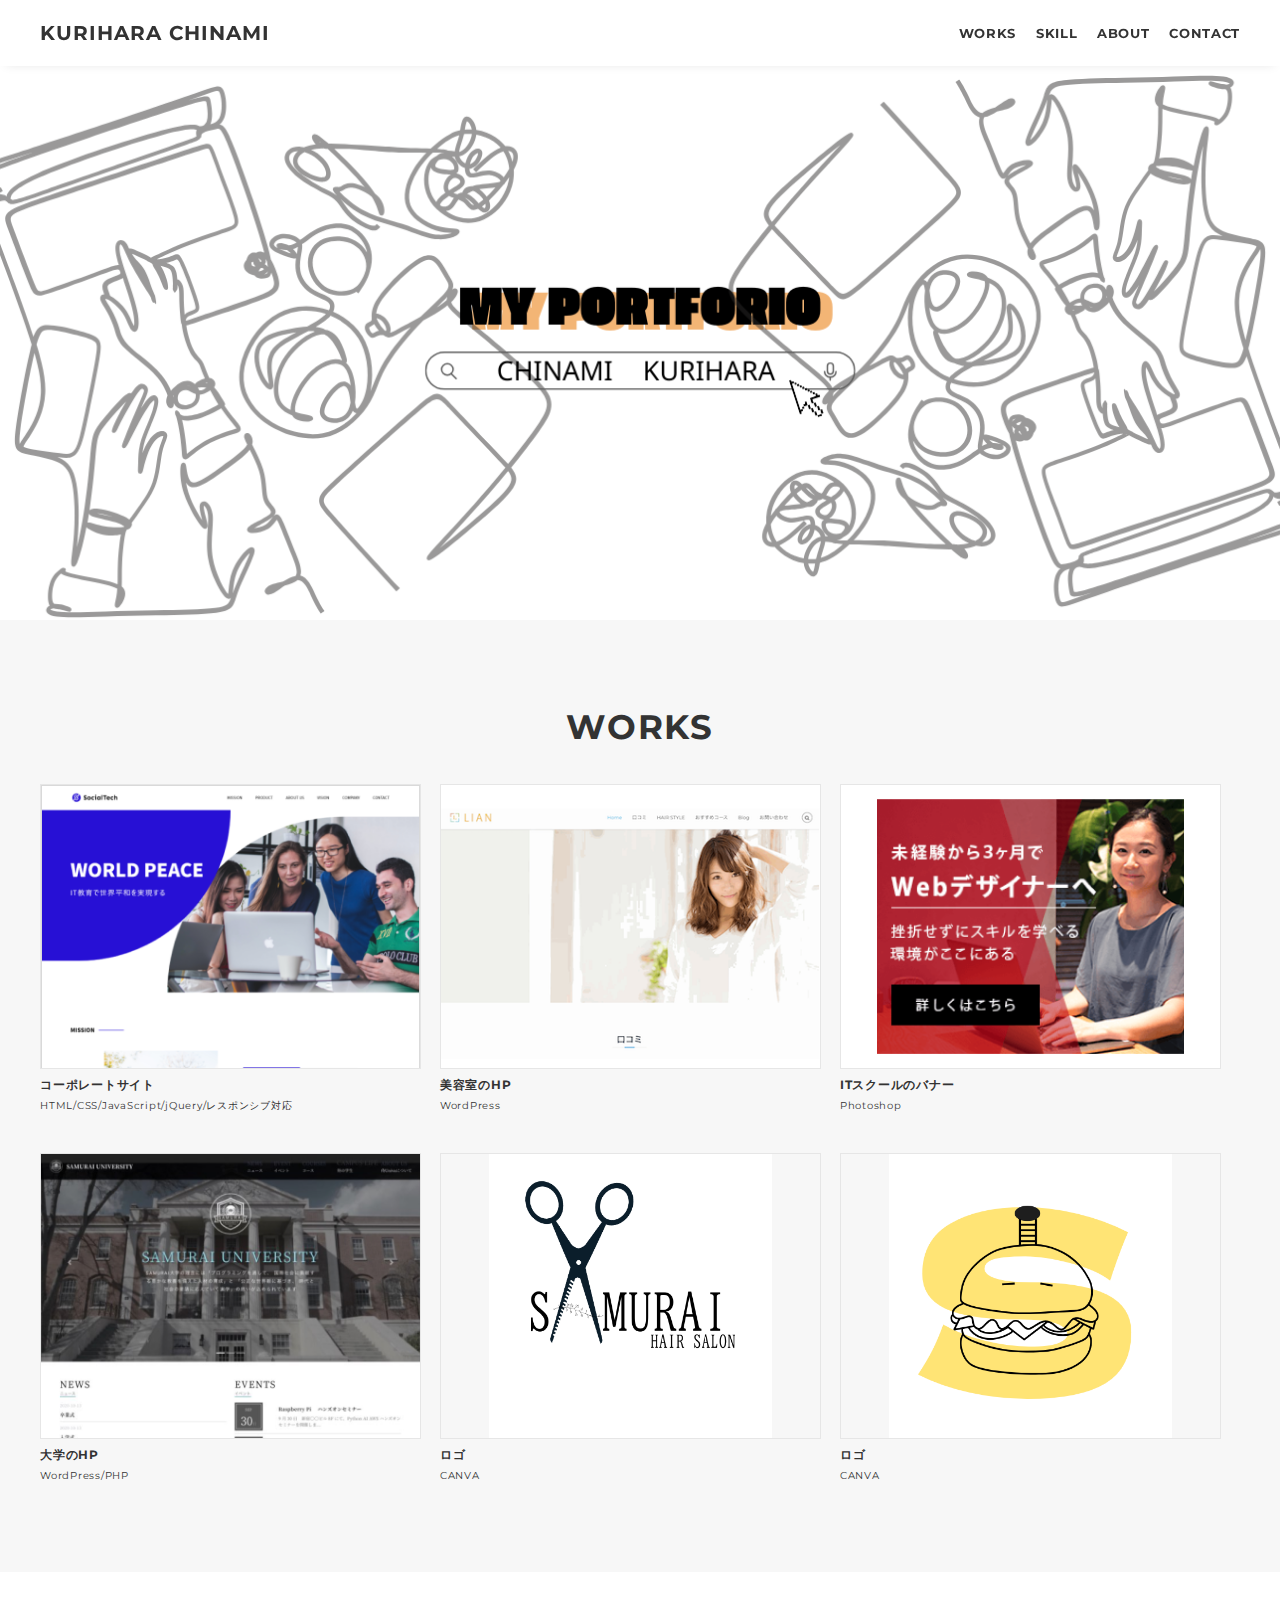
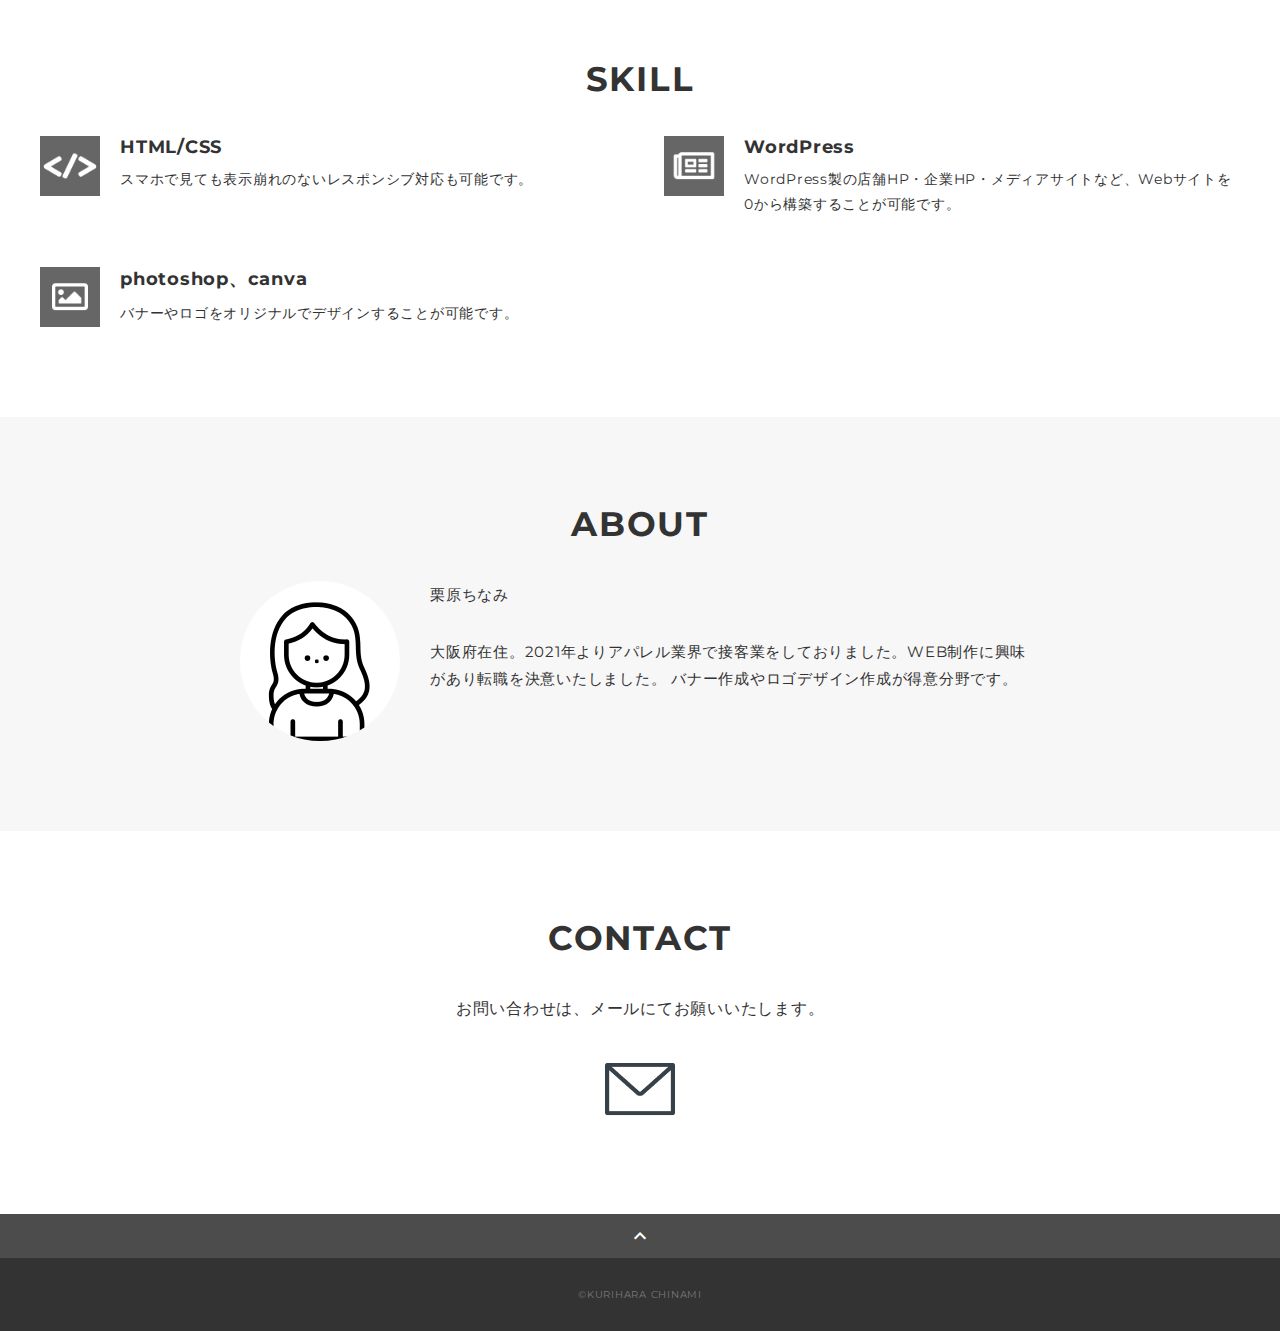
<file: index.html>
<!DOCTYPE html>
<html>
  <head>
    <meta charset="utf-8" />
    <meta
      name="viewport"
      content="width=device-width, initial-scale=1.0, maximum-scale=1.0, minimum-scale=1.0"
    />
    <title>ポートフォリオ</title>
    <link rel="preconnect" href="https://fonts.gstatic.com" />
    <link
      href="https://fonts.googleapis.com/css2?family=Montserrat:wght@400;700&display=swap"
      rel="stylesheet"
    />
    <link
      href="https://fonts.googleapis.com/css?family=Material+Icons+Outlined"
      rel="stylesheet"
    />
    <link href="css/ress.css" media="all" rel="stylesheet" type="text/css" />
    <link href="css/style.css" media="all" rel="stylesheet" type="text/css" />
  </head>

  <body>
    <div class="wrapper">
      <!-- header -->
      <header class="header">
        <div class="container">
          <h1 class="header-logo">
            <a href="#">KURIHARA CHINAMI</a>
          </h1>
          <nav class="gnav">
            <ul class="gnav-list">
              <li class="gnav-item"><a href="#works">WORKS</a></li>
              <li class="gnav-item"><a href="#skill">SKILL</a></li>
              <li class="gnav-item"><a href="#about">ABOUT</a></li>
              <li class="gnav-item"><a href="#contact">CONTACT</a></li>
            </ul>
          </nav>
        </div>
      </header>
      <!-- /header -->

      <main class="content">
        <!-- mv -->
        <div class="mv">
          <div class="mv-container">
            <img src="img/main.png" alt="" />
          </div>
        </div>
        <!-- /mv -->

        <!-- works -->
        <section class="works section" id="works">
          <div class="container">
            <h2 class="title">WORKS</h2>
            <div class="works-list">
              <a class="works-item" href="works-1.html">
                <div class="works-img">
                  <img src="img/works/html1.png" alt="html1" />
                </div>
                <p class="works-name">コーポレートサイト</p>
                <p class="works-info">
                  HTML/CSS/JavaScript/jQuery/レスポンシブ対応
                </p>
              </a>
              <!-- <a class="works-item" href="works-2.html">
                <div class="works-img">
                  <img src="img/works/html2.png" alt="html2" />
                </div>
                <p class="works-name">プロフィールサイト</p>
                <p class="works-info">HTML/CSS</p>
              </a> -->
              <a class="works-item" href="works-3.html">
                <div class="works-img">
                  <img src="img/works/wordpress1.png" alt="WordPress" />
                </div>
                <p class="works-name">美容室のHP</p>
                <p class="works-info">WordPress</p>
              </a>
              <a class="works-item" href="works-4.html">
                <div class="works-img">
                  <img src="img/works/photoshop.png" alt="Photoshop" />
                </div>
                <p class="works-name">ITスクールのバナー</p>
                <p class="works-info">Photoshop</p>
              </a>
              <!-- <a class="works-item" href="works-5.html">
                <div class="works-img">
                  <img src="img/works/xd.png" alt="AdobeXD" />
                </div>
                <p class="works-name">ITスクールのLP</p>
                <p class="works-info">AdobeXD</p>
              </a> -->
              <a class="works-item" href="works-6.html">
                <div class="works-img">
                  <img src="img/works/wordpress2.png" alt="WordPress2" />
                </div>
                <p class="works-name">大学のHP</p>
                <p class="works-info">WordPress/PHP</p>
              </a>
              <div class="works-item" >
                <div class="works-img">
                  <img src="img\works\HAIR-SALON-SAMURAI.png" alt="logo" />
                </div>
                <p class="works-name">ロゴ</p>
                <p class="works-info">CANVA</p>
              </div>
              <div class="works-item" >
                <div class="works-img">
                  <img src="img\works\Samurai-Burger.png" alt="logo" />
                </div>
                <p class="works-name">ロゴ</p>
                <p class="works-info">CANVA</p>
              </div>

</div>
</section>

<!-- /works -->

        <!-- skill -->
        <section class="skill section" id="skill">
          <div class="container">
            <h2 class="title">SKILL</h2>
            <div class="skill-list">
              <div class="skill-item">
                <p class="skill-img">
                  <img src="img/skills/html.png" alt="html" />
                </p>
                <div class="skill-body">
                  <h3 class="skill-name">HTML/CSS</h3>
                  <p class="skill-text">
                    スマホで見ても表示崩れのないレスポンシブ対応も可能です。
                  </p>
                </div>
              </div>
              <div class="skill-item">
                <p class="skill-img">
                  <img src="img/skills/wordpress.png" alt="wordpress" />
                </p>
                <div class="skill-body">
                  <h3 class="skill-name">WordPress</h3>
                  <p class="skill-text">
                    WordPress製の店舗HP・企業HP・メディアサイトなど、Webサイトを0から構築することが可能です。
                  </p>
                </div>
              </div>
              <div class="skill-item">
                <p class="skill-img">
                  <img src="img\skills\photoshop.png" alt="photoshop" />
                </p>
                <div class="skill-body">
                  <h3 class="skill-name">photoshop、canva</h3>
                  <p class="skill-text">
                    バナーやロゴをオリジナルでデザインすることが可能です。
                  </p>
                </div>
              </div>
              <!-- <div class="skill-item">
                <p class="skill-img">
                  <img src="img/skills/js.png" alt="javascript" />
                </p>
                <div class="skill-body">
                  <h3 class="skill-name">JavaScript</h3>
                  <p class="skill-text">
                    お問い合わせフォームや自動スクロールなど動きのあるWebサイトを作る事が可能です。
                  </p>
                </div>
              </div> -->
            </div>
          </div>
        </section>
        <!-- /skill -->

        <!-- about -->
        <section class="about section" id="about">
          <div class="container">
            <h2 class="title">ABOUT</h2>
            <div class="profile">
              <p class="profile-img">
                <img src="img\girl.png" alt="about" />
              </p>
              <div class="profile-body">
                <p>栗原ちなみ</p>
                <p>
                  大阪府在住。2021年よりアパレル業界で接客業をしておりました。WEB制作に興味があり転職を決意いたしました。
                バナー作成やロゴデザイン作成が得意分野です。
              </div>
            </div>
          </div>
        </section>
        <!-- /about -->

        <!-- contact -->
        <section class="contact section" id="contact">
          <div class="container">
            <h2 class="title">CONTACT</h2>
            <p class="lead">
              お問い合わせは、<br
                class="sp-only"
              />メールにてお願いいたします。
            </p>
            <div class="contact-list">
              <a href="mailto:liyuanchinami7@gmail.com" target="_blank">
                <img src="img\mail.png" alt="mail" style="width: 70px;height: 70px;" />
              </a>
              <!-- <a href="http://instagram.com/" target="_blank">
                <img src="img/icon_instagram.gif" alt="Instagram" />
              </a>
              <a href="http://facebook.com/" target="_blank">
                <img src="img/icon_facebook.gif" alt="Facebook" />
              </a> -->
            </div>
          </div>
        </section>
        <!-- /contact -->
        <div class="page-top" id="js-page-top">
          <span class="material-icons-outlined">expand_less</span>
        </div>
      </main>

      <!-- footer -->
      <footer class="footer">
        <div class="copyright">&copy;KURIHARA CHINAMI</div>
      </footer>
      <!-- /footer -->
    </div>
    <script src="https://ajax.googleapis.com/ajax/libs/jquery/3.6.0/jquery.min.js"></script>
    <script type="text/javascript" src="js/script.js"></script>
  </body>
</html>
</file>
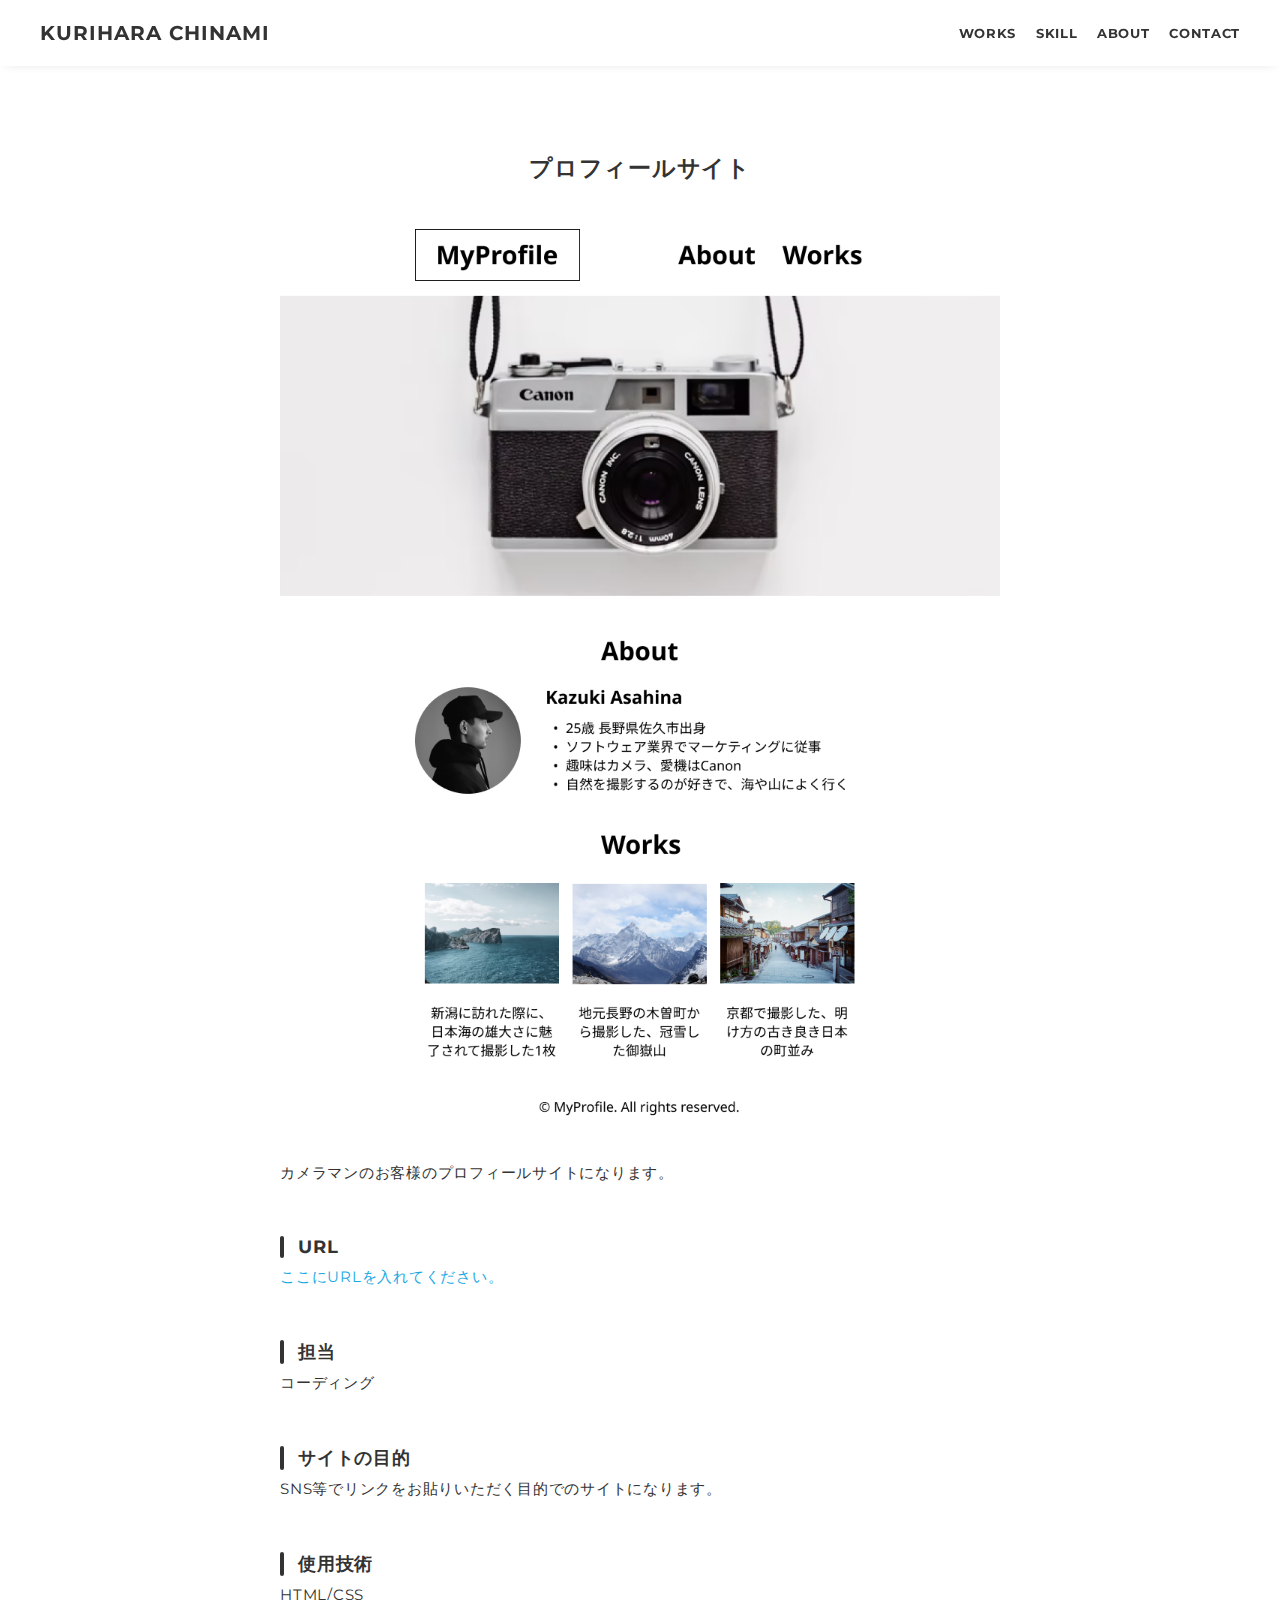
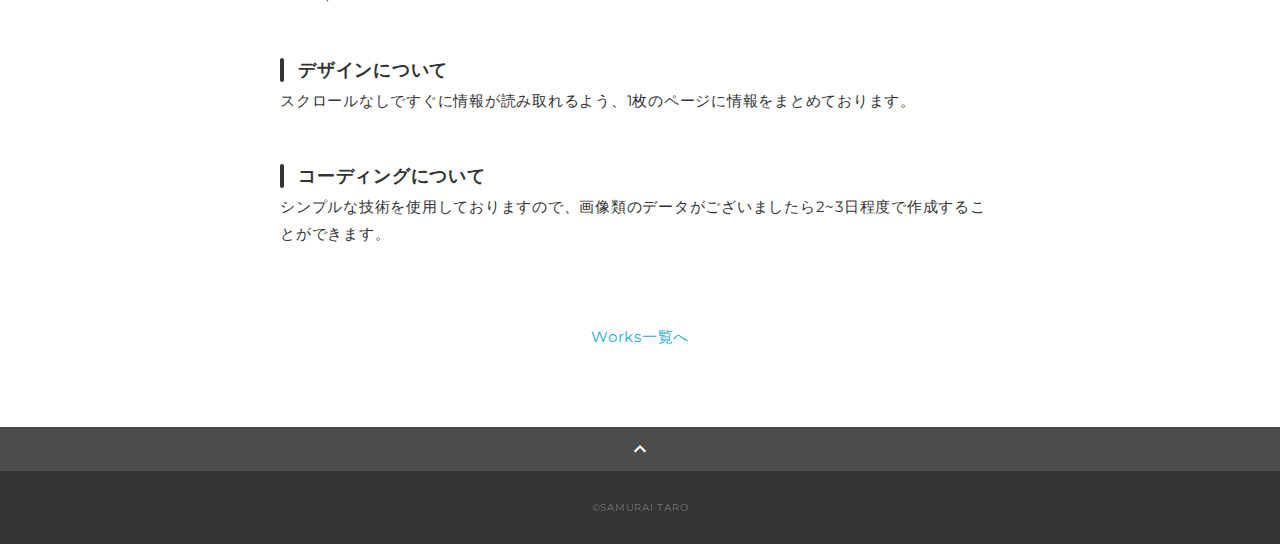
<file: works-2.html>
<!DOCTYPE html>
<html>
  <head>
    <meta charset="utf-8" />
    <meta
      name="viewport"
      content="width=device-width, initial-scale=1.0, maximum-scale=1.0, minimum-scale=1.0"
    />
    <title>ポートフォリオ</title>
    <link rel="preconnect" href="https://fonts.gstatic.com" />
    <link
      href="https://fonts.googleapis.com/css2?family=Montserrat:wght@400;700&display=swap"
      rel="stylesheet"
    />
    <link
      href="https://fonts.googleapis.com/css?family=Material+Icons+Outlined"
      rel="stylesheet"
    />
    <link href="css/ress.css" media="all" rel="stylesheet" type="text/css" />
    <link href="css/style.css" media="all" rel="stylesheet" type="text/css" />
  </head>

  <body>
    <div class="wrapper">
      <!-- header -->
      <header class="header">
        <div class="container">
          <h1 class="header-logo">
            <a href="index.html">KURIHARA CHINAMI</a>
          </h1>
          <nav class="gnav">
            <ul class="gnav-list">
              <li class="gnav-item"><a href="index.html#works">WORKS</a></li>
              <li class="gnav-item"><a href="index.html#skill">SKILL</a></li>
              <li class="gnav-item"><a href="index.html#about">ABOUT</a></li>
              <li class="gnav-item">
                <a href="index.html#contact">CONTACT</a>
              </li>
            </ul>
          </nav>
        </div>
      </header>
      <!-- /header -->

      <main class="content">
        <article class="article">
          <div class="article-container">
            <h2 class="article-title">プロフィールサイト</h2>
            <div class="article-body">
              <p>
                <img src="img/works-detail/works-2_pc.png" alt="" />
              </p>
              <p>カメラマンのお客様のプロフィールサイトになります。</p>
              <h3>URL</h3>
              <p>
                <a href="" target="_blank" rel="noopener"
                  >ここにURLを入れてください。</a
                >
              </p>
              <h3>担当</h3>
              <p>コーディング</p>
              <h3>サイトの目的</h3>
              <p>SNS等でリンクをお貼りいただく目的でのサイトになります。</p>
              <h3>使用技術</h3>
              <p>HTML/CSS</p>
              <h3>デザインについて</h3>
              <p>
                スクロールなしですぐに情報が読み取れるよう、1枚のページに情報をまとめております。
              </p>
              <h3>コーディングについて</h3>
              <p>
                シンプルな技術を使用しておりますので、画像類のデータがございましたら2~3日程度で作成することができます。
              </p>
            </div>
            <div class="home-link">
              <a href="index.html#works">Works一覧へ</a>
            </div>
          </div>
        </article>

        <div class="page-top" id="js-page-top">
          <span class="material-icons-outlined">expand_less</span>
        </div>
      </main>

      <!-- footer -->
      <footer class="footer">
        <div class="copyright">&copy;SAMURAI TARO</div>
      </footer>
      <!-- /footer -->
    </div>
    <script src="https://ajax.googleapis.com/ajax/libs/jquery/3.6.0/jquery.min.js"></script>
    <script type="text/javascript" src="js/script.js"></script>
  </body>
</html>
</file>
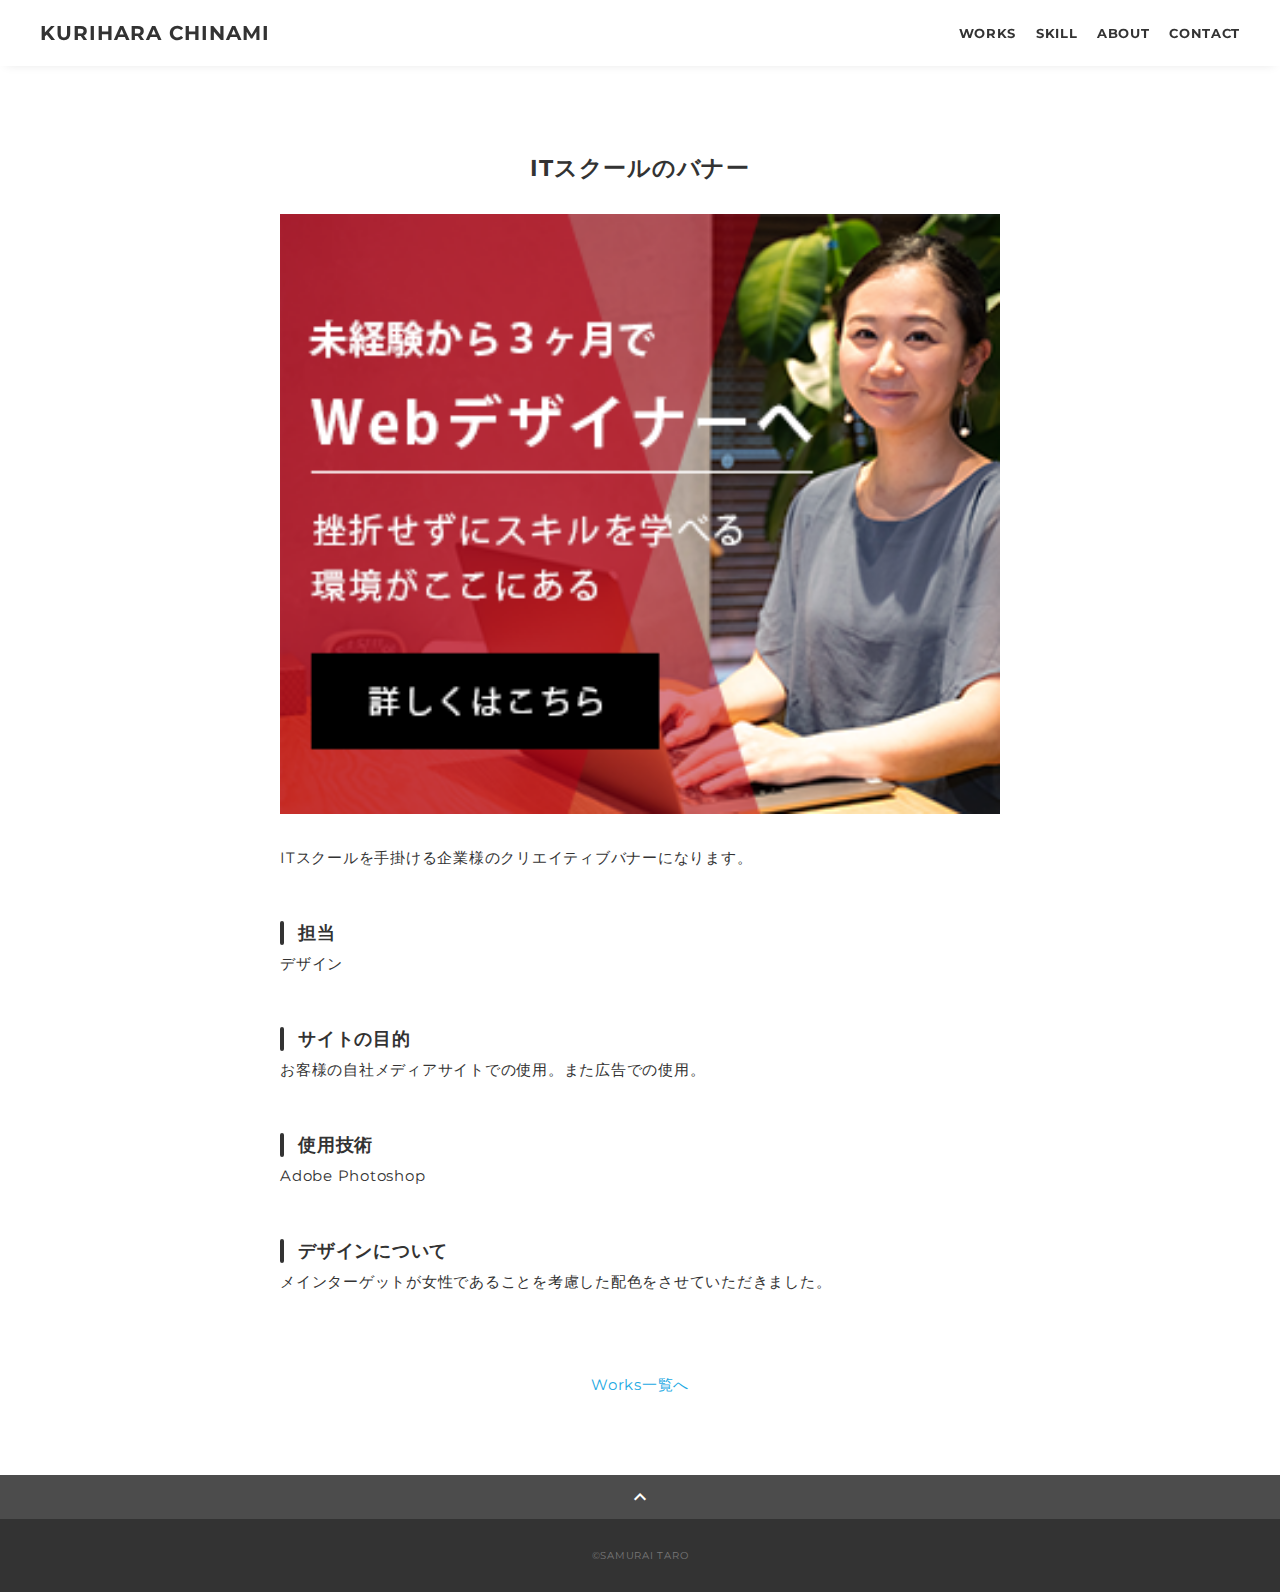
<file: works-4.html>
<!DOCTYPE html>
<html>
  <head>
    <meta charset="utf-8" />
    <meta
      name="viewport"
      content="width=device-width, initial-scale=1.0, maximum-scale=1.0, minimum-scale=1.0"
    />
    <title>ポートフォリオ</title>
    <link rel="preconnect" href="https://fonts.gstatic.com" />
    <link
      href="https://fonts.googleapis.com/css2?family=Montserrat:wght@400;700&display=swap"
      rel="stylesheet"
    />
    <link
      href="https://fonts.googleapis.com/css?family=Material+Icons+Outlined"
      rel="stylesheet"
    />
    <link href="css/ress.css" media="all" rel="stylesheet" type="text/css" />
    <link href="css/style.css" media="all" rel="stylesheet" type="text/css" />
  </head>

  <body>
    <div class="wrapper">
      <!-- header -->
      <header class="header">
        <div class="container">
          <h1 class="header-logo">
            <a href="index.html">KURIHARA CHINAMI</a>
          </h1>
          <nav class="gnav">
            <ul class="gnav-list">
              <li class="gnav-item"><a href="index.html#works">WORKS</a></li>
              <li class="gnav-item"><a href="index.html#skill">SKILL</a></li>
              <li class="gnav-item"><a href="index.html#about">ABOUT</a></li>
              <li class="gnav-item">
                <a href="index.html#contact">CONTACT</a>
              </li>
            </ul>
          </nav>
        </div>
      </header>
      <!-- /header -->

      <main class="content">
        <article class="article">
          <div class="article-container">
            <h2 class="article-title">ITスクールのバナー</h2>
            <div class="article-body">
              <p style="text-align: center">
                <img src="img/works-detail/works-4.png" alt="" />
              </p>
              <p>
                ITスクールを手掛ける企業様のクリエイティブバナーになります。
              </p>
              <!-- <h3>URL</h3> -->
              <!-- <p><a href="" target="_blank" rel="noopener">ここにURLを入れてください。</a></p> -->
              <h3>担当</h3>
              <p>デザイン</p>
              <h3>サイトの目的</h3>
              <p>お客様の自社メディアサイトでの使用。また広告での使用。</p>
              <h3>使用技術</h3>
              <p>Adobe Photoshop</p>
              <h3>デザインについて</h3>
              <p>
                メインターゲットが女性であることを考慮した配色をさせていただきました。
              </p>
            </div>
            <div class="home-link">
              <a href="index.html#works">Works一覧へ</a>
            </div>
          </div>
        </article>

        <div class="page-top" id="js-page-top">
          <span class="material-icons-outlined">expand_less</span>
        </div>
      </main>

      <!-- footer -->
      <footer class="footer">
        <div class="copyright">&copy;SAMURAI TARO</div>
      </footer>
      <!-- /footer -->
    </div>
    <script src="https://ajax.googleapis.com/ajax/libs/jquery/3.6.0/jquery.min.js"></script>
    <script type="text/javascript" src="js/script.js"></script>
  </body>
</html>
</file>
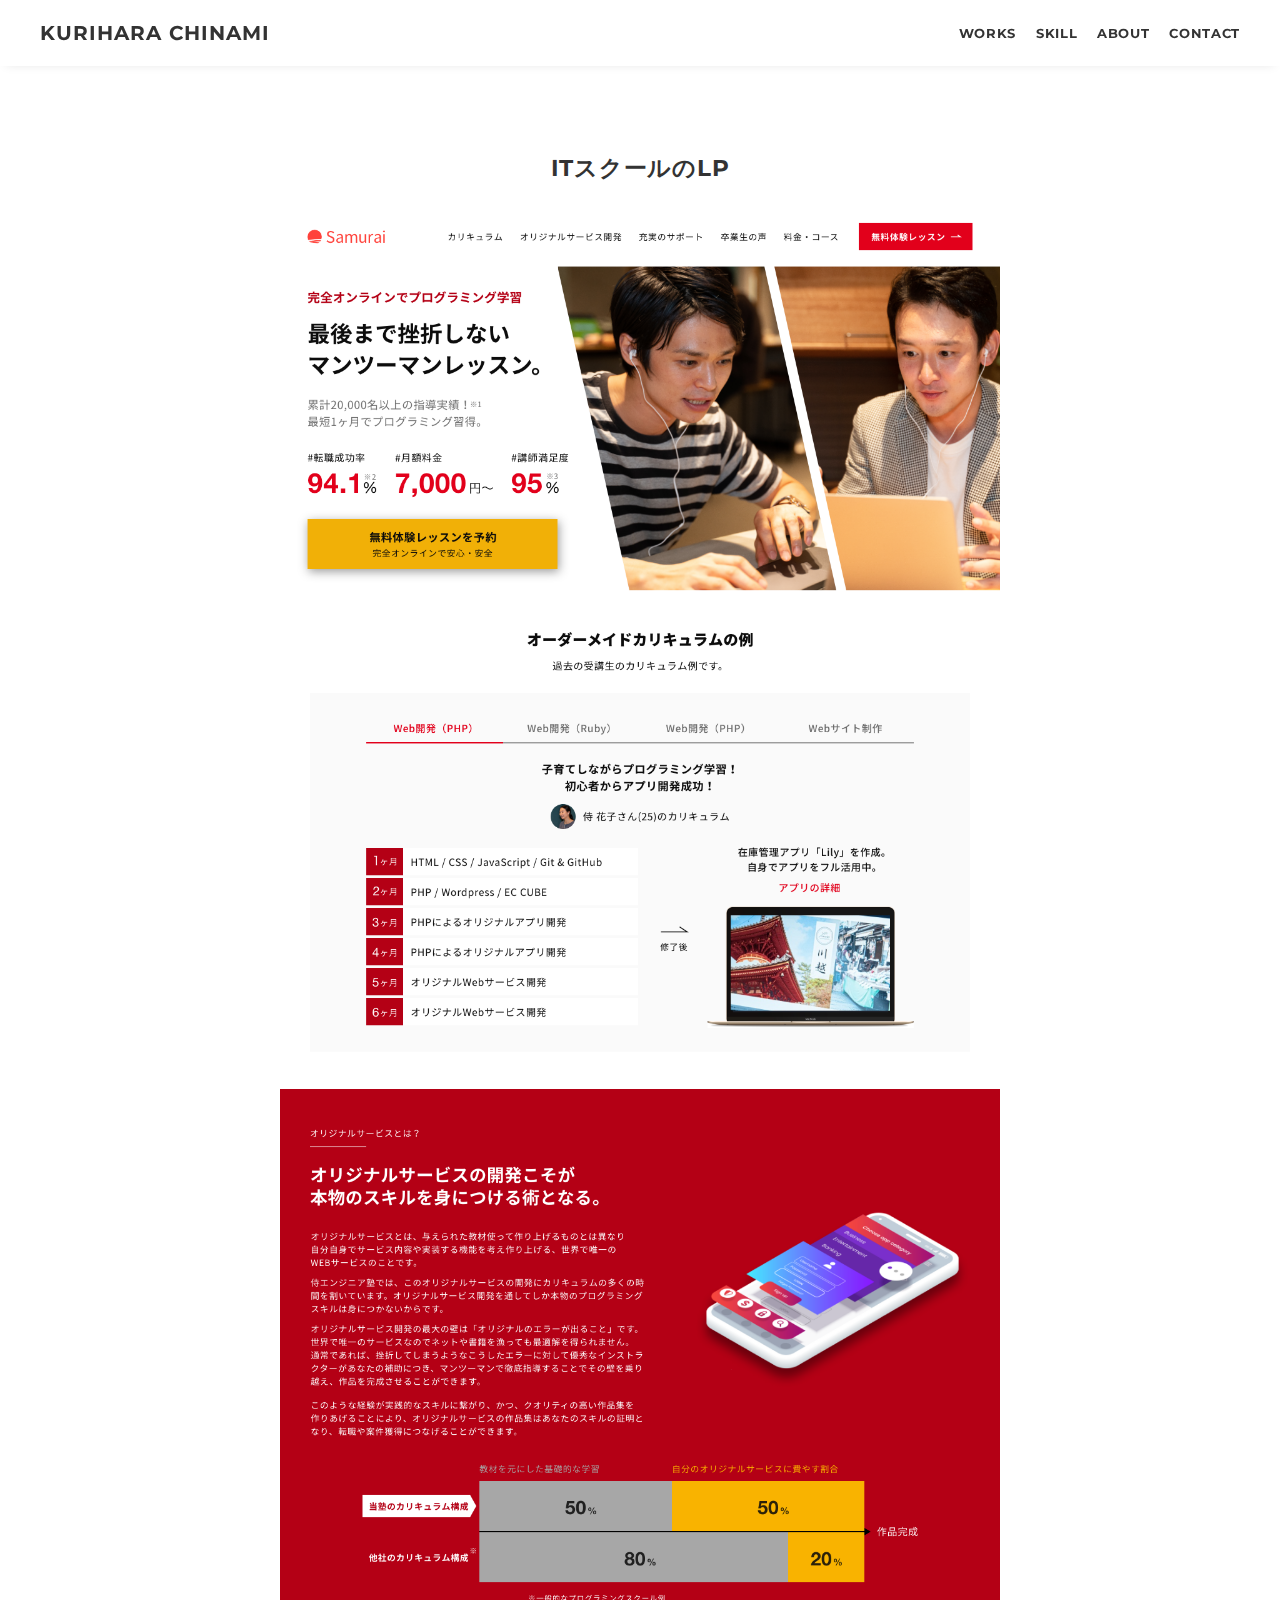
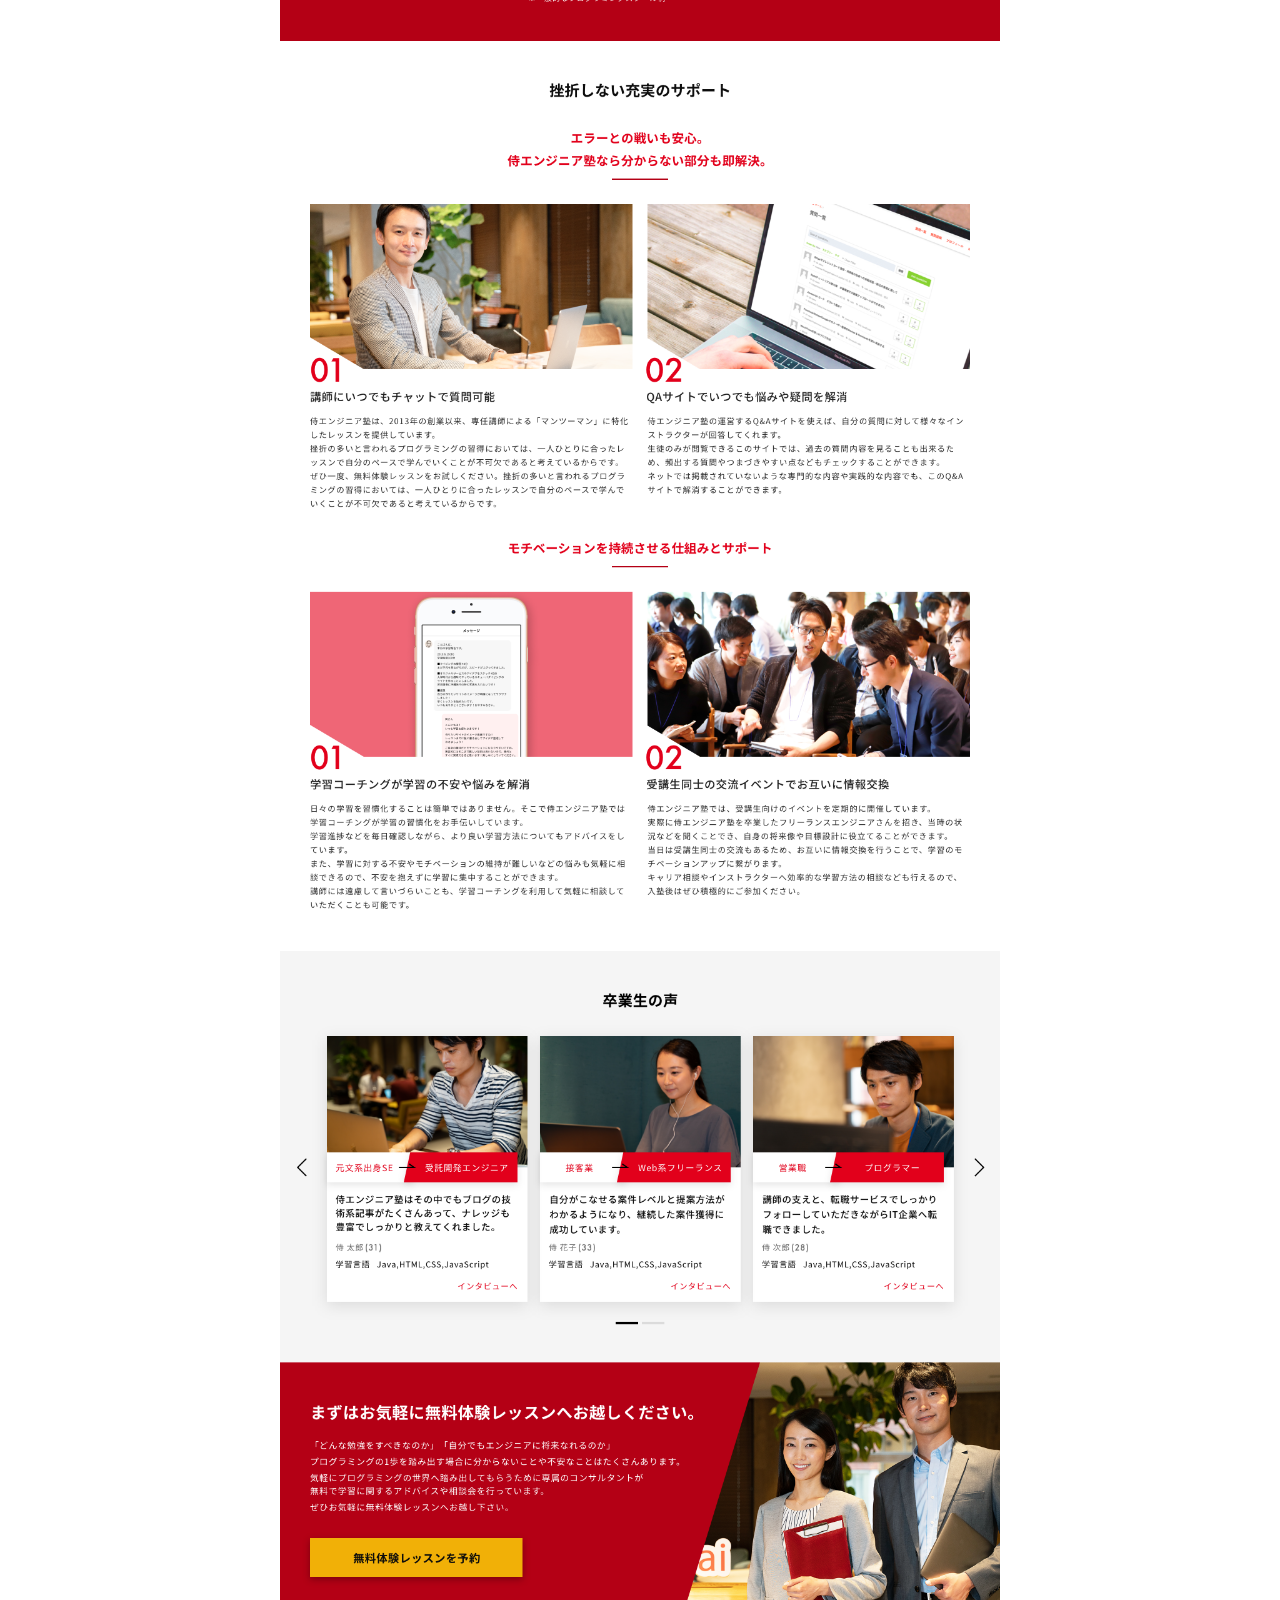
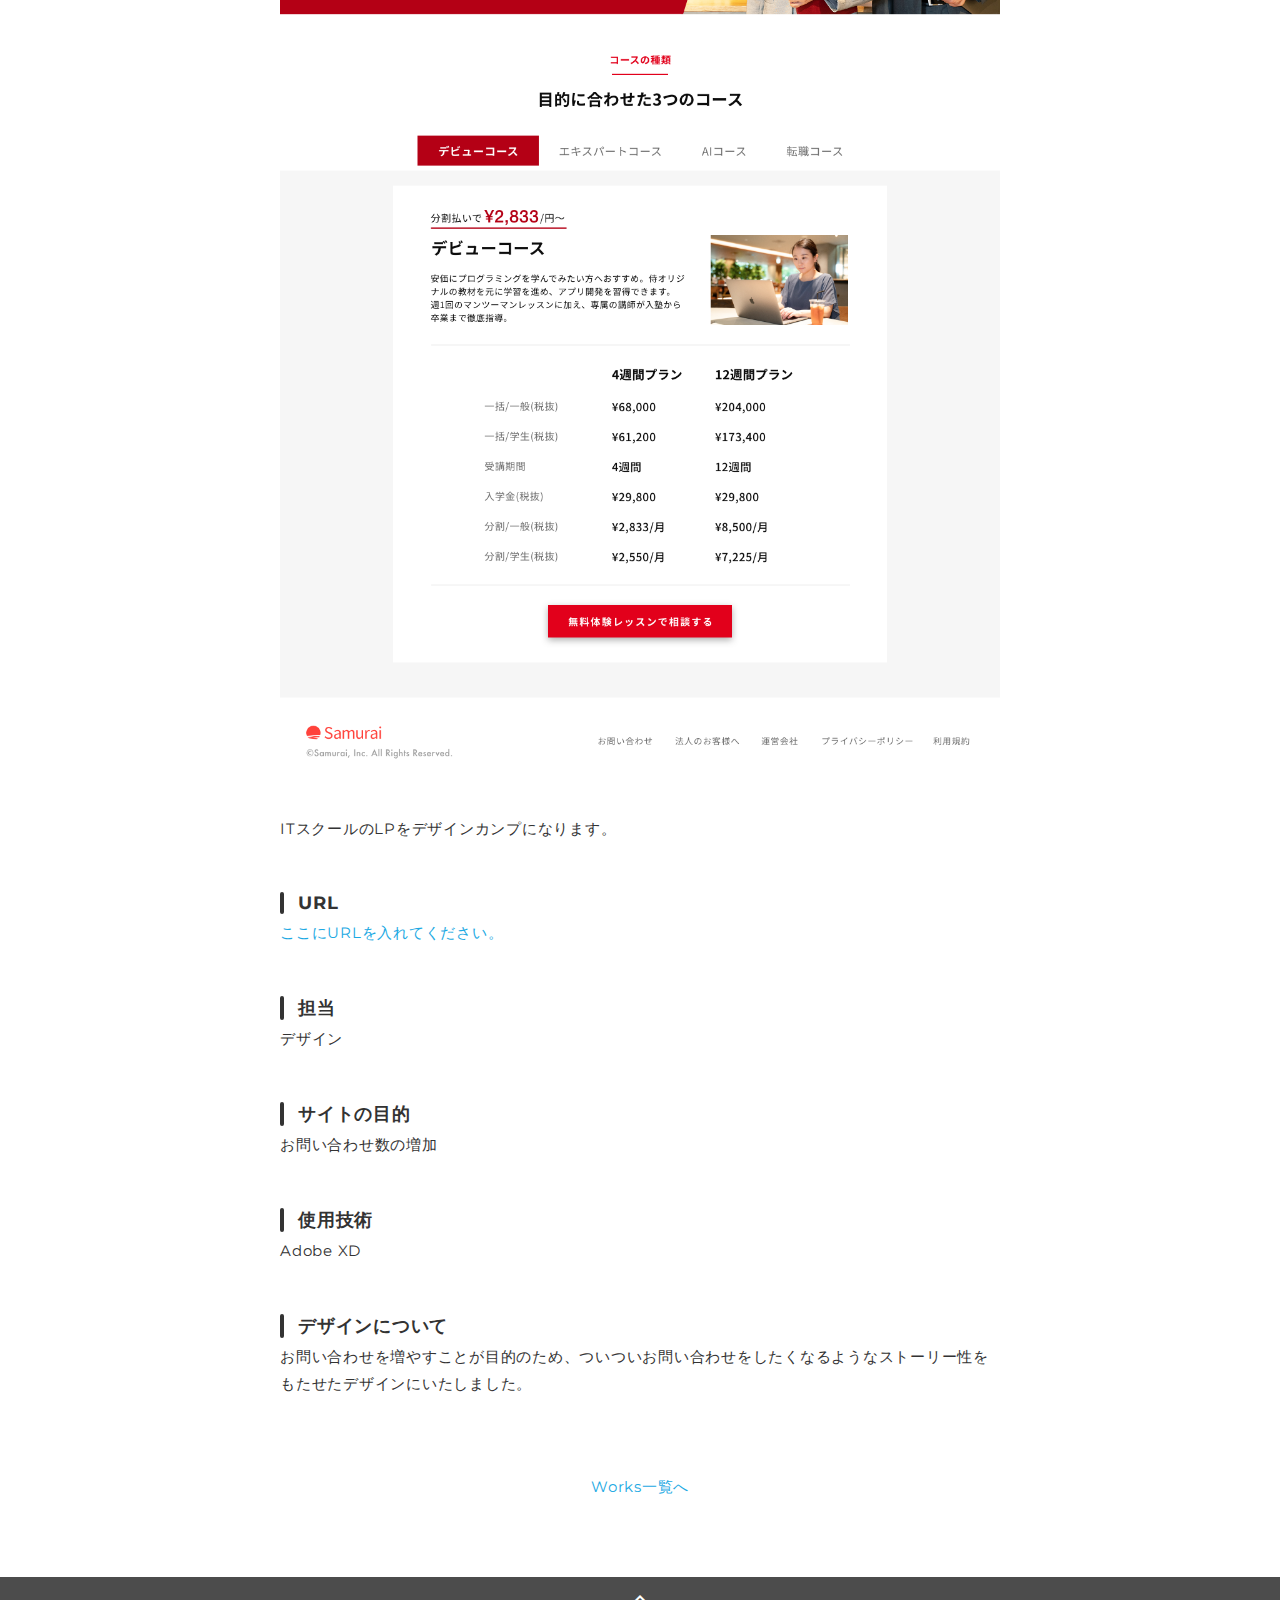
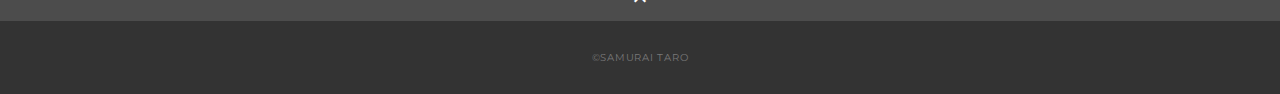
<file: works-5.html>
<!DOCTYPE html>
<html>
  <head>
    <meta charset="utf-8" />
    <meta
      name="viewport"
      content="width=device-width, initial-scale=1.0, maximum-scale=1.0, minimum-scale=1.0"
    />
    <title>ポートフォリオ</title>
    <link rel="preconnect" href="https://fonts.gstatic.com" />
    <link
      href="https://fonts.googleapis.com/css2?family=Montserrat:wght@400;700&display=swap"
      rel="stylesheet"
    />
    <link
      href="https://fonts.googleapis.com/css?family=Material+Icons+Outlined"
      rel="stylesheet"
    />
    <link href="css/ress.css" media="all" rel="stylesheet" type="text/css" />
    <link href="css/style.css" media="all" rel="stylesheet" type="text/css" />
  </head>

  <body>
    <div class="wrapper">
      <!-- header -->
      <header class="header">
        <div class="container">
          <h1 class="header-logo">
            <a href="index.html">KURIHARA CHINAMI</a>
          </h1>
          <nav class="gnav">
            <ul class="gnav-list">
              <li class="gnav-item"><a href="index.html#works">WORKS</a></li>
              <li class="gnav-item"><a href="index.html#skill">SKILL</a></li>
              <li class="gnav-item"><a href="index.html#about">ABOUT</a></li>
              <li class="gnav-item">
                <a href="index.html#contact">CONTACT</a>
              </li>
            </ul>
          </nav>
        </div>
      </header>
      <!-- /header -->

      <main class="content">
        <article class="article">
          <div class="article-container">
            <h2 class="article-title">ITスクールのLP</h2>
            <div class="article-body">
              <p>
                <img src="img/works-detail/works-5.png" alt="" />
              </p>
              <p>ITスクールのLPをデザインカンプになります。</p>
              <h3>URL</h3>
              <p>
                <a href="" target="_blank" rel="noopener"
                  >ここにURLを入れてください。</a
                >
              </p>
              <h3>担当</h3>
              <p>デザイン</p>
              <h3>サイトの目的</h3>
              <p>お問い合わせ数の増加</p>
              <h3>使用技術</h3>
              <p>Adobe XD</p>
              <h3>デザインについて</h3>
              <p>
                お問い合わせを増やすことが目的のため、ついついお問い合わせをしたくなるようなストーリー性をもたせたデザインにいたしました。
              </p>
            </div>
            <div class="home-link">
              <a href="index.html#works">Works一覧へ</a>
            </div>
          </div>
        </article>

        <div class="page-top" id="js-page-top">
          <span class="material-icons-outlined">expand_less</span>
        </div>
      </main>

      <!-- footer -->
      <footer class="footer">
        <div class="copyright">&copy;SAMURAI TARO</div>
      </footer>
      <!-- /footer -->
    </div>
    <script src="https://ajax.googleapis.com/ajax/libs/jquery/3.6.0/jquery.min.js"></script>
    <script type="text/javascript" src="js/script.js"></script>
  </body>
</html>
</file>
<file: css/ress.css>
/*!
 * ress.css • v3.0.1
 * MIT License
 * github.com/filipelinhares/ress
 */

/* # =================================================================
   # Global selectors
   # ================================================================= */

html {
  box-sizing: border-box;
  word-break: normal;
  -moz-tab-size: 4;
  tab-size: 4;

  -webkit-text-size-adjust: 100%; /* Prevent adjustments of font size after orientation changes in iOS */
}

*,
::before,
::after {
  box-sizing: inherit;
  background-repeat: no-repeat; /* Set `background-repeat: no-repeat` to all elements and pseudo elements */
}

::before,
::after {
  vertical-align: inherit;
  text-decoration: inherit; /* Inherit text-decoration and vertical align to ::before and ::after pseudo elements */
}

* {
  margin: 0;
  padding: 0; /* Reset `padding` and `margin` of all elements */
}

/* # =================================================================
   # General elements
   # ================================================================= */

hr {
  overflow: visible; /* Show the overflow in Edge and IE */
  height: 0; /* Add the correct box sizing in Firefox */
}

details,
main {
  display: block; /* Render the `main` element consistently in IE. */
}

summary {
  display: list-item; /* Add the correct display in all browsers */
}

small {
  font-size: 80%; /* Set font-size to 80% in `small` elements */
}

[hidden] {
  display: none; /* Add the correct display in IE */
}

abbr[title] {
  /* Add the correct text decoration in Chrome, Edge, IE, Opera, and Safari */
  text-decoration: underline;
  text-decoration: underline dotted;
  border-bottom: none; /* Remove the bottom border in Chrome 57 */
}

a {
  background-color: transparent; /* Remove the gray background on active links in IE 10 */
}

a:active,
a:hover {
  outline-width: 0; /* Remove the outline when hovering in all browsers */
}

code,
kbd,
pre,
samp {
  font-family: monospace, monospace; /* Specify the font family of code elements */
}

pre {
  font-size: 1em; /* Correct the odd `em` font sizing in all browsers */
}

b,
strong {
  font-weight: bolder; /* Add the correct font weight in Chrome, Edge, and Safari */
}

/* https://gist.github.com/unruthless/413930 */
sub,
sup {
  position: relative;
  font-size: 75%;
  line-height: 0;
  vertical-align: baseline;
}

sub {
  bottom: -.25em;
}

sup {
  top: -.5em;
}

/* # =================================================================
   # Forms
   # ================================================================= */

input {
  border-radius: 0;
}

/* Replace pointer cursor in disabled elements */
[disabled] {
  cursor: default;
}

[type="number"]::-webkit-container-spin-button,
[type="number"]::-webkit-outer-spin-button {
  height: auto; /* Correct the cursor style of increment and decrement buttons in Chrome */
}

[type="search"] {
  outline-offset: -2px; /* Correct the outline style in Safari */

  -webkit-appearance: textfield; /* Correct the odd appearance in Chrome and Safari */
}

[type="search"]::-webkit-search-decoration {
  -webkit-appearance: none; /* Remove the container padding in Chrome and Safari on macOS */
}

textarea {
  overflow: auto; /* Internet Explorer 11+ */
  resize: vertical; /* Specify textarea resizability */
}

button,
input,
optgroup,
select,
textarea {
  font: inherit; /* Specify font inheritance of form elements */
}

optgroup {
  font-weight: bold; /* Restore the font weight unset by the previous rule */
}

button {
  overflow: visible; /* Address `overflow` set to `hidden` in IE 8/9/10/11 */
}

button,
select {
  text-transform: none; /* Firefox 40+, Internet Explorer 11- */
}

/* Apply cursor pointer to button elements */
button,
[type="button"],
[type="reset"],
[type="submit"],
[role="button"] {
  cursor: pointer;
  color: inherit;
}

/* Remove container padding and border in Firefox 4+ */
button::-moz-focus-container,
[type="button"]::-moz-focus-container,
[type="reset"]::-moz-focus-container,
[type="submit"]::-moz-focus-container {
  padding: 0;
  border-style: none;
}

/* Replace focus style removed in the border reset above */
button:-moz-focusring,
[type="button"]::-moz-focus-container,
[type="reset"]::-moz-focus-container,
[type="submit"]::-moz-focus-container {
  outline: 1px dotted ButtonText;
}

button,
html [type="button"],
/* Prevent a WebKit bug where (2) destroys native `audio` and `video`controls in Android 4 */
[type="reset"],
[type="submit"] {
  -webkit-appearance: button; /* Correct the inability to style clickable types in iOS */
}

/* Remove the default button styling in all browsers */
button,
input,
select,
textarea {
  border-style: none;
  background-color: transparent;
}

/* Style select like a standard input */
select {
  -webkit-appearance: none; /* Chrome 41+ */
  -moz-appearance: none; /* Firefox 36+ */
}

select::-ms-expand {
  display: none; /* Internet Explorer 11+ */
}

select::-ms-value {
  color: currentColor; /* Internet Explorer 11+ */
}

legend {
  display: table; /* Correct the text wrapping in Edge and IE */
  max-width: 100%; /* Correct the text wrapping in Edge and IE */
  max-width: 100%; /* Correct the text wrapping in Edge 18- and IE */
  white-space: normal; /* Correct the text wrapping in Edge and IE */
  color: inherit; /* Correct the color inheritance from `fieldset` elements in IE */
  border: 0; /* Correct `color` not being inherited in IE 8/9/10/11 */
}

::-webkit-file-upload-button {
  font: inherit; /* Change font properties to `inherit` in Chrome and Safari */
  color: inherit;
  /* Correct the inability to style clickable types in iOS and Safari */

  -webkit-appearance: button;
}

/* # =================================================================
   # Specify media element style
   # ================================================================= */

img {
  border-style: none; /* Remove border when inside `a` element in IE 8/9/10 */
}

/* Add the correct vertical alignment in Chrome, Firefox, and Opera */
progress {
  vertical-align: baseline;
}

/* # =================================================================
   # Accessibility
   # ================================================================= */

/* Hide content from screens but not screenreaders */
@media screen {
  [hidden~="screen"] {
    display: inherit;
  }
  [hidden~="screen"]:not(:active):not(:focus):not(:target) {
    position: absolute !important;
    clip: rect(0 0 0 0) !important;
  }
}

/* Specify the progress cursor of updating elements */
[aria-busy="true"] {
  cursor: progress;
}

/* Specify the pointer cursor of trigger elements */
[aria-controls] {
  cursor: pointer;
}

/* Specify the unstyled cursor of disabled, not-editable, or otherwise inoperable elements */
[aria-disabled] {
  cursor: default;
}
</file>
<file: css/style.css>
body {
  font-family: "Montserrat", "Helvetica Neue", Arial,
    "Hiragino Kaku Gothic ProN", "Hiragino Sans", Meiryo, sans-serif;
  font-size: 15px;
  letter-spacing: 0.05em;
  color: #333;
}

a {
  transition: opacity 0.3s;
  text-decoration: none;
  color: #1ca9e3;
}

img {
  max-width: 100%;
  height: auto;
  vertical-align: bottom;
  border-style: none;
}

.pc-only {
  display: block;
}

.sp-only {
  display: none;
}

/*--------------------------------
 レイアウト
---------------------------------*/
.wrapper {
  padding-top: 73px;
}

.section {
  padding: 90px 0;
}

.section:nth-of-type(odd) {
  background-color: #f7f7f7;
}

.container {
  max-width: 1340px;
  margin: 0 auto;
  padding: 0 40px;
}

/*--------------------------------
 見出し
---------------------------------*/
.title {
  font-size: 34px;
  font-weight: bold;
  line-height: 1;
  margin-bottom: 40px;
  text-align: center;
  letter-spacing: 0.05em;
  color: #333;
}

.lead {
  font-size: 16px;
  line-height: 1.8;
  margin-bottom: 30px;
}

/*--------------------------------
ヘッダー
---------------------------------*/
.header {
  position: fixed;
  top: 0;
  z-index: 1;
  width: 100%;
  background-color: #fff;
  box-shadow: 0 5px 10px -6px rgba(0, 0, 0, 0.1);
}

.header .container {
  display: flex;
  align-items: center;
  justify-content: space-between;
  padding: 20px 40px;
}

.header-logo {
  font-size: 20px;
  font-weight: bold;
  line-height: 1.2;
  margin-right: 20px;
  letter-spacing: 0.05em;
}

.header-logo a {
  color: #333;
}

.gnav-list {
  display: flex;
  justify-content: space-between;
  list-style: none;
}

.gnav-item:not(:last-child) {
  margin-right: 20px;
}

.gnav-item a {
  position: relative;
  font-size: 13px;
  font-weight: bold;
  display: inline-block;
  padding: 5px 0;
  transition: 0.3s;
  letter-spacing: 0.05em;
  color: #333;
}
.gnav-item a:after {
  position: absolute;
  bottom: 0;
  left: 50%;
  width: 0;
  height: 3px;
  content: "";
  transition: 0.3s;
  -webkit-transform: translateX(-50%);
  transform: translateX(-50%);
  background-color: #333;
}

.gnav-item a:hover:after {
  width: 100%;
}

/*--------------------------------
 メインビジュアル
---------------------------------*/
.mv {
  display: flex;
  align-items: center;
  justify-content: center;
  height: auto;
  text-align: center;
}

.mv-container {
  position: relative;
  /* padding: 0 20px; */
}

.mv-container img {
  width: 100vw;
  height: auto;
}

/*--------------------------------
 Works
---------------------------------*/
.works-list {
  display: flex;
  flex-wrap: wrap;
  margin-bottom: -40px;
}

.works-item {
  width: 31.74603%;
  margin-right: 1.5873%;
  margin-bottom: 40px;
  color: #333;
}

.works-item:hover {
  opacity: 0.9;
}

.works-item:nth-of-type(3n) {
  margin-right: 0;
}

.works-img img {
  border: 1px solid #e6e6e6;
}

.works-name {
  font-size: 12px;
  font-weight: bold;
  margin-top: 8px;
}

.works-info {
  font-size: 10px;
  margin-top: 5px;
}

/*--------------------------------
 Skill
---------------------------------*/
.skill-list {
  display: flex;
  flex-wrap: wrap;
  justify-content: space-between;
  margin-bottom: -50px;
}

.skill-item {
  display: flex;
  align-items: flex-start;
  justify-content: space-between;
  width: 48%;
  margin-bottom: 50px;
}

.skill-img {
  width: 60px;
  height: auto;
  margin-right: 20px;
}

.skill-body {
  flex: 1;
}

.skill-name {
  margin-bottom: 10px;
}

.skill-text {
  font-size: 14px;
  line-height: 1.8;
}

/*--------------------------------
 About
---------------------------------*/
.profile {
  display: flex;
  flex-wrap: wrap;
  max-width: 800px;
  margin: 0 auto;
}
.profile-img {
  width: 20%;
  margin-right: 30px;
  border-radius: 50%;
}
.profile-img img {
  border-radius: 50%;
}
.profile-body {
  flex: 1;
}

.profile-body p {
  font-size: 15px;
  line-height: 1.8;
}

.profile-body p:not(:last-child) {
  margin-bottom: 30px;
}

/*--------------------------------
 Contact
---------------------------------*/
.contact {
  text-align: center;
}

.contact-item:not(:last-child) {
  margin-right: 10px;
}

.contact-text {
  margin-top: 10px;
}
/*--------------------------------
 ページトップ
---------------------------------*/
.page-top {
  font-weight: bold;
  padding: 10px;
  cursor: pointer;
  text-align: center;
  background-color: #4c4c4c;
}

.page-top .material-icons-outlined {
  vertical-align: bottom;
  color: #fff;
}

/*--------------------------------
 フッター
---------------------------------*/
.footer {
  padding: 30px;
  background-color: #333;
}

.copyright {
  font-size: 10px;
  text-align: center;
  color: #797979;
}

/*--------------------------------
 下層：Worksページ
---------------------------------*/
.article {
  padding: 80px 0;
}

.article-container {
  max-width: 1040px;
  margin: 0 auto;
  padding: 0 20px;
}

.article-title {
  margin-bottom: 30px;
  text-align: center;
}

.article-body {
  max-width: 720px;
  margin: 0 auto;
  margin-bottom: 80px;
}

.article-body h3 {
  position: relative;
  font-size: 18px;
  margin-bottom: 5px;
  padding-left: 1em;
}

.article-body img {
  width: 100%;
  height: auto;
}

.article-body h3:not(:first-child) {
  margin-top: 50px;
}

.article-body h3::before {
  position: absolute;
  top: 0;
  left: 0;
  width: 4px;
  height: 100%;
  content: "";
  border-radius: 3px;
  background-color: #333;
}

.article-body p {
  font-size: 15px;
  line-height: 1.8;
  margin-bottom: 30px;
}

.home-link {
  text-align: center;
}

/*media Queries 767
----------------------------------------------------*/
@media screen and (max-width: 767px) {
  body {
    font-size: 14px;
  }

  .pc-only {
    display: none;
  }

  .sp-only {
    display: block;
  }

  /* 見出し */
  .title {
    font-size: 26px;
    margin-bottom: 20px;
  }

  .lead {
    font-size: 14px;
    line-height: 1.7;
    margin-bottom: 20px;
  }

  /* レイアウト */
  .wrapper {
    padding-top: 57px;
  }

  .section {
    padding: 60px 0;
  }

  .container {
    padding: 0 20px;
  }

  /* ヘッダー */
  .header .container {
    padding: 15px;
  }

  .header-logo {
    font-size: 15px;
    margin-right: 15px;
  }

  .gnav-item:not(:last-child) {
    margin-right: 10px;
  }

  .gnav-item a {
    font-size: 10px;
  }

  .gnav-item a:after {
    display: none;
  }

  /*  メインビジュアル */
  .mv {
    height: 40vh;
  }

  .mv-container {
    padding: 0 20px;
  }

  .mv-title {
    font-size: 30px;
  }
  .mv-subtitle {
    font-size: 16px;
    margin-bottom: 20px;
  }

  .mv-text {
    top: 75%;
    font-size: 14px;
    line-height: 1.7;
  }

  /* Works */
  .works-name {
    font-size: 12px;
  }

  .works-info {
    margin-top: 3px;
  }

  .works-list {
    justify-content: space-between;
  }

  .works-item {
    flex: 0 0 48%;
    margin-right: 0;
    margin-bottom: 30px;
  }

  /* Skill */
  .skill-list {
    display: block;
    margin-bottom: 0;
  }

  .skill-item {
    width: 100%;
    margin-bottom: 35px;
  }

  .skill-item:last-child {
    margin-bottom: 0;
  }

  .skill-name {
    margin-bottom: 5px;
  }

  .skill-text {
    font-size: 13px;
    line-height: 1.7;
  }

  /* About */
  .profile {
    display: block;
  }
  .profile-img {
    width: 150px;
    margin: 0 auto;
    margin-bottom: 25px;
  }

  .profile-body p {
    font-size: 14px;
    line-height: 1.7;
  }

  .profile-body p:not(:last-child) {
    margin-bottom: 20px;
  }

  /* フッター */
  .footer {
    padding: 20px;
  }

  /* 下層ページ */
  .article {
    padding: 50px 0;
  }

  .article-body h3 {
    font-size: 16px;
    padding-left: 0.8em;
  }

  .article-body h3:not(:first-child) {
    margin-top: 30px;
  }

  .article-body p {
    font-size: 14px;
    line-height: 1.7;
    margin-bottom: 20px;
  }
}
.works-img img {
  border: 1px solid #e6e6e6;
  aspect-ratio: 4 / 3;
  object-fit: contain;
  object-position: 50% 50%;
}
</file>
